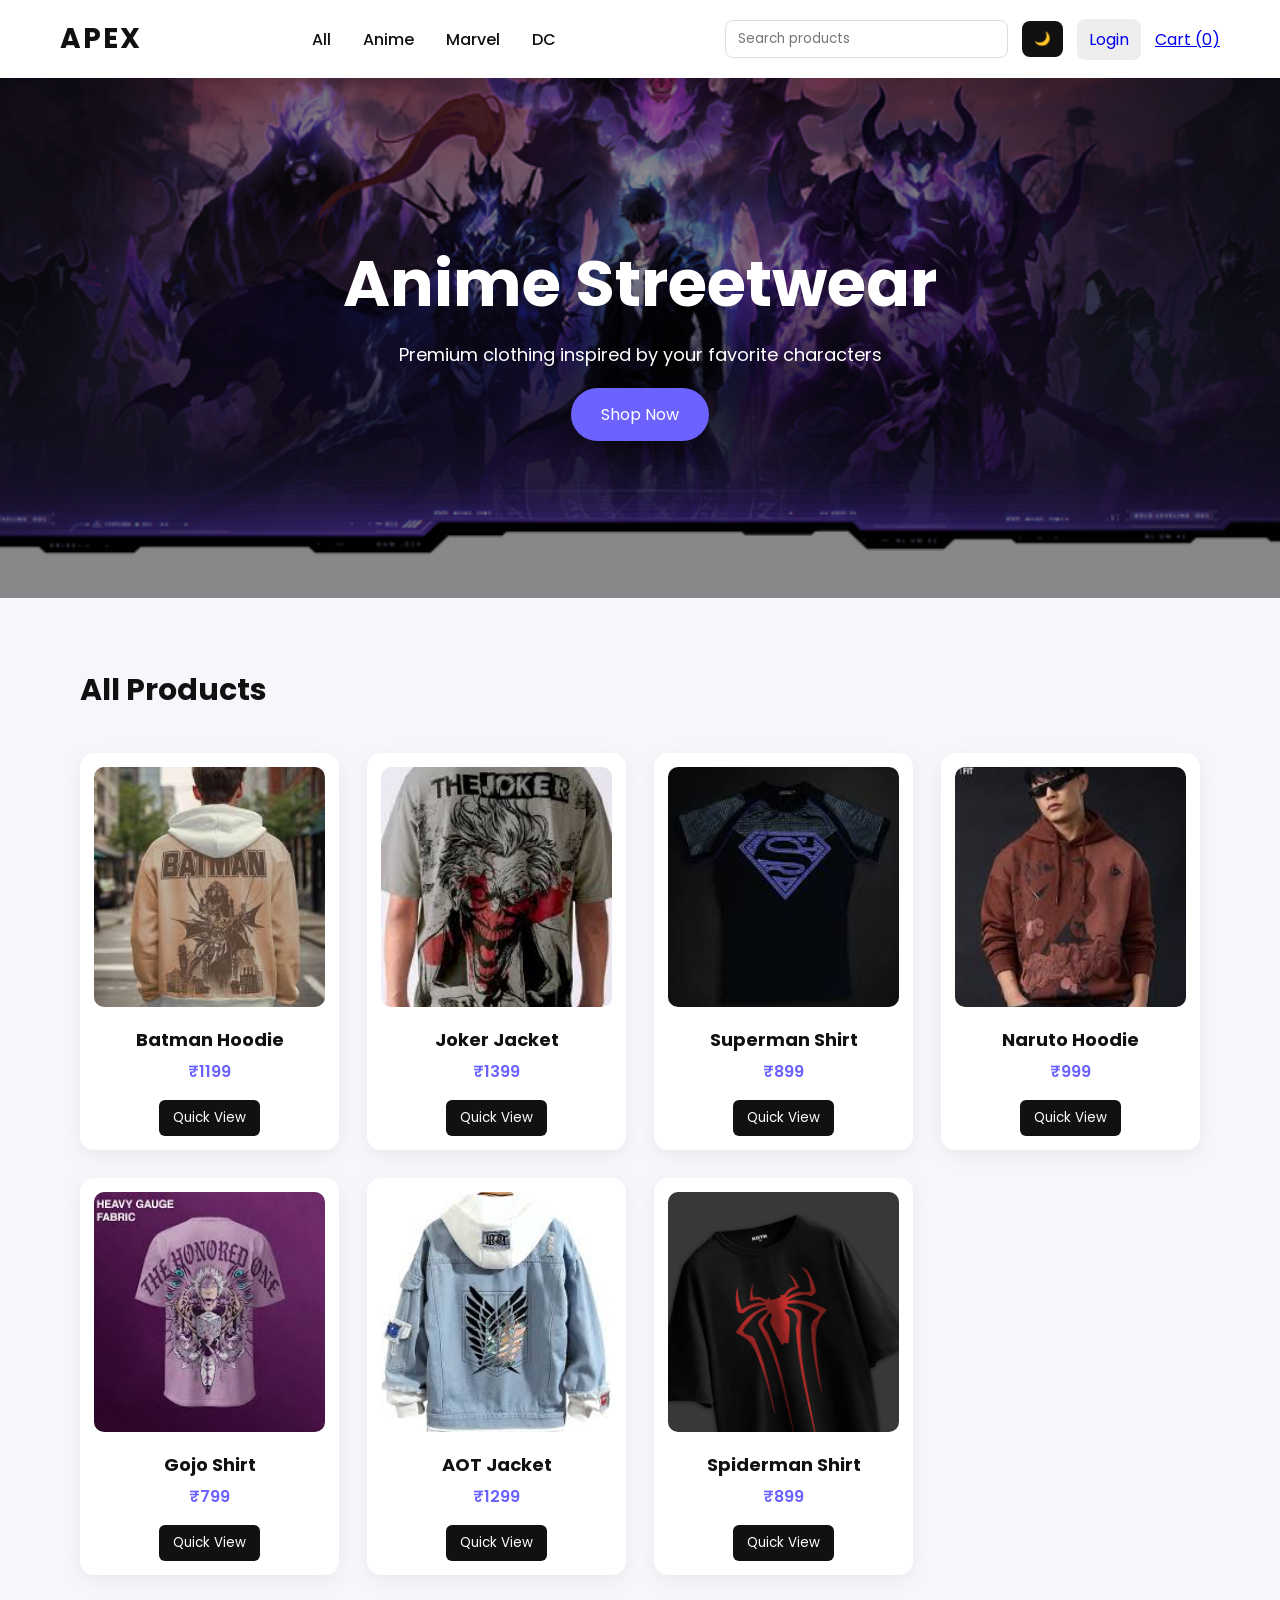
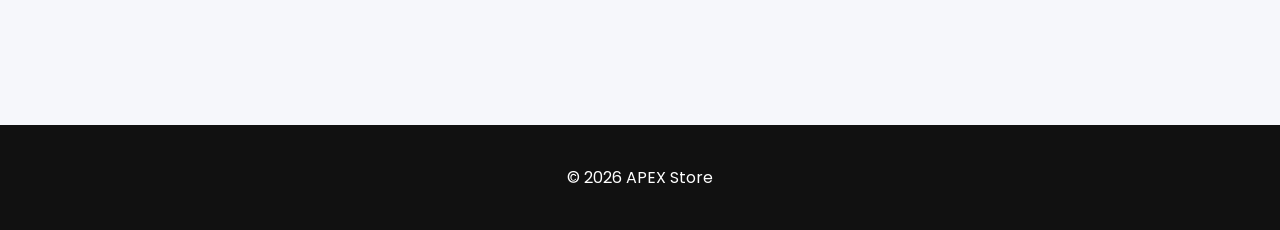
<file: index.html>
<!DOCTYPE html>
<html lang="en">

<head>

<meta charset="UTF-8">
<meta name="viewport" content="width=device-width, initial-scale=1.0">

<title>APEX Store</title>

<link rel="stylesheet" href="css/style.css">

<link href="https://fonts.googleapis.com/css2?family=Poppins:wght@300;400;500;600;700&display=swap" rel="stylesheet">

</head>

<body>

<header class="navbar">

<div class="logo">APEX</div>

<nav class="nav-links">
<a data-category="all">All</a>
<a data-category="anime">Anime</a>
<a data-category="marvel">Marvel</a>
<a data-category="dc">DC</a>
</nav>

<div class="nav-right">

<input type="text" id="searchInput" placeholder="Search products">

<button onclick="toggleDarkMode()" class="dark-btn">🌙</button>

<a href="login.html" class="login-btn">Login</a>

<a href="cart.html">
Cart (<span id="cart-count">0</span>)
</a>

</div>

</header>


<section class="hero">

<div class="hero-content">
<h1>Anime Streetwear</h1>
<p>Premium clothing inspired by your favorite characters</p>
<button onclick="window.location='#products'">Shop Now</button>
</div>

</section>


<section id="products" class="products">

<h2>All Products</h2>

<div id="product-grid" class="product-grid"></div>

</section>


<div id="quick-view" class="quick-view">

<div class="quick-view-content">

<span id="close-quick-view">×</span>

<img id="quick-img">

<h2 id="quick-name"></h2>

<p id="quick-price"></p>

<button id="quick-add-cart">Add To Cart</button>
<button id="quick-view-btn">View Product</button>

</div>

</div>


<footer class="footer">

<p>© 2026 APEX Store</p>

</footer>

<script src="js/products.js"></script>

</body>

</html>
</file>
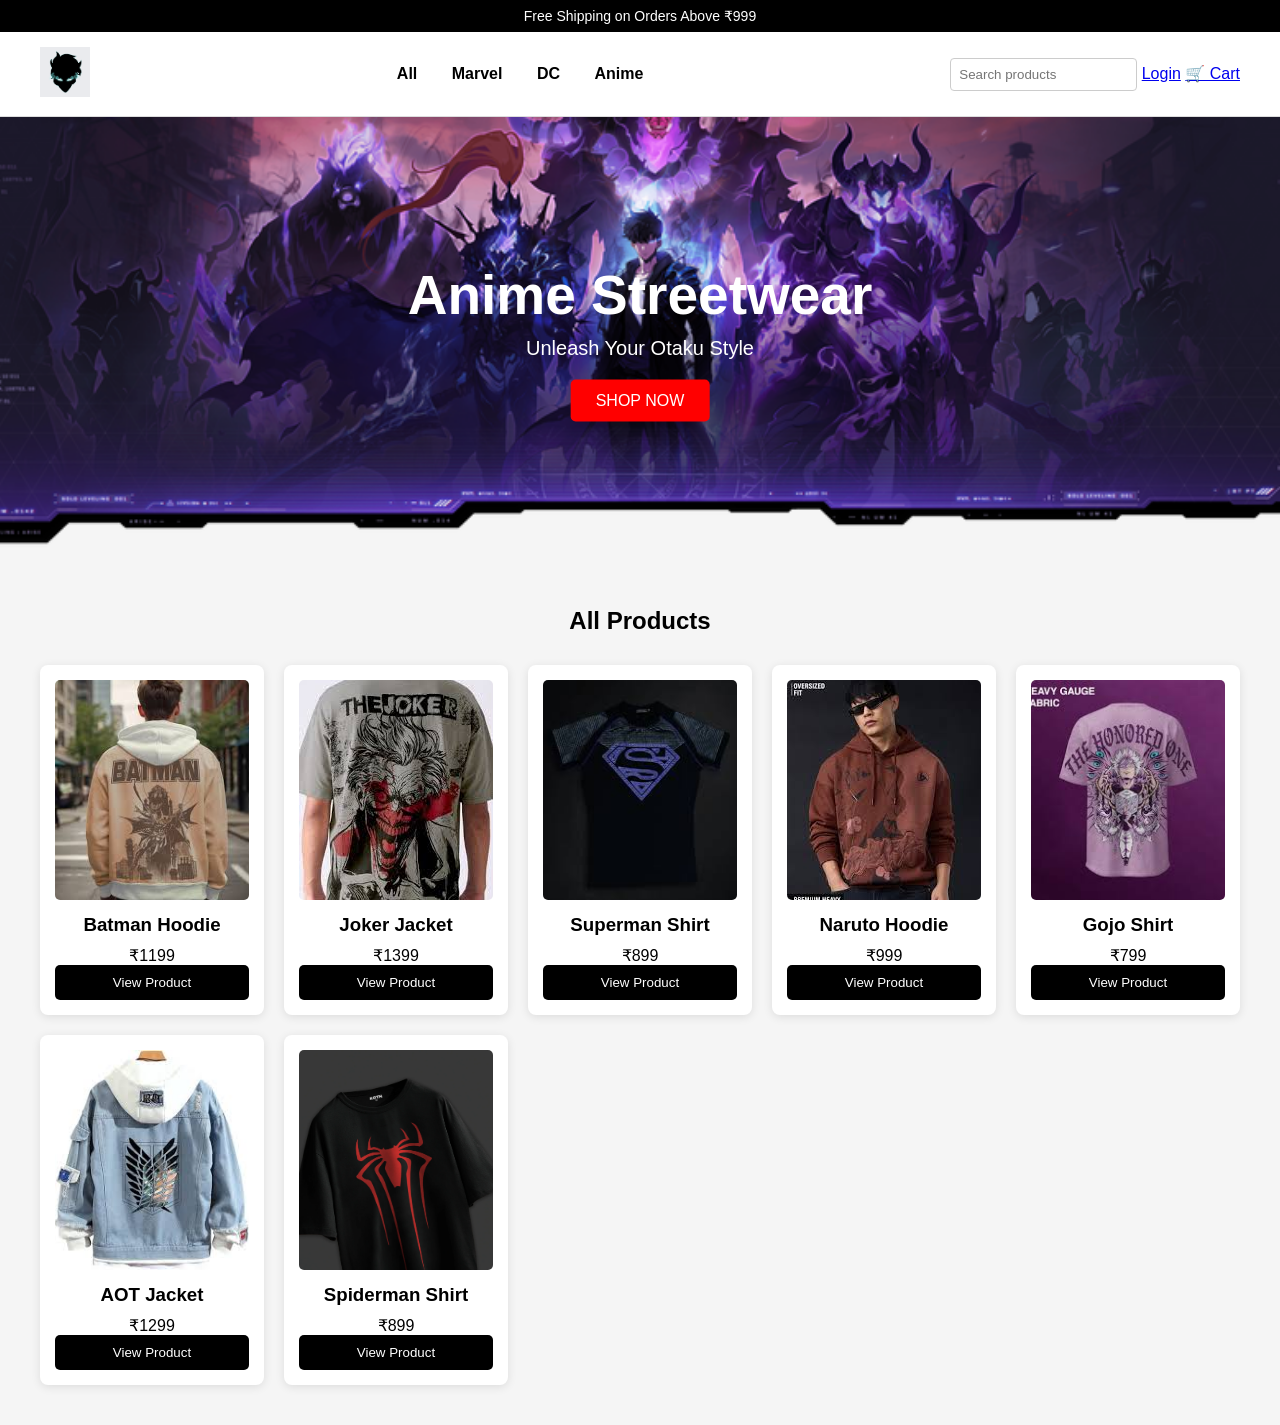
<file: clothing-site/index.html>
<!DOCTYPE html>
<html>

<head>

<title>APEX Store</title>

<meta name="viewport" content="width=device-width, initial-scale=1">

<link rel="stylesheet" href="css/style.css">

<link rel="icon" href="images/favicon.png">

</head>

<body>

<div class="top-bar">
Free Shipping on Orders Above ₹999
</div>

<nav class="navbar">

<div class="logo">
<img src="images/logo.png">
</div>

<div class="nav-links">
<a data-category="all">All</a>
<a data-category="marvel">Marvel</a>
<a data-category="dc">DC</a>
<a data-category="anime">Anime</a>
</div>

<div class="nav-right">

<input type="text" id="searchInput" placeholder="Search products">

<a href="login.html">Login</a>

<a href="cart.html">🛒 Cart</a>

</div>

</nav>


<section class="banner">

<img src="images/anime-banner.jpg">

<div class="banner-text">

<h1>Anime Streetwear</h1>

<p>Unleash Your Otaku Style</p>

<button>SHOP NOW</button>

</div>

</section>


<section class="products">

<h2>All Products</h2>

<div id="product-grid" class="product-grid"></div>

</section>


<script src="js/products.js"></script>

</body>

</html>
</file>
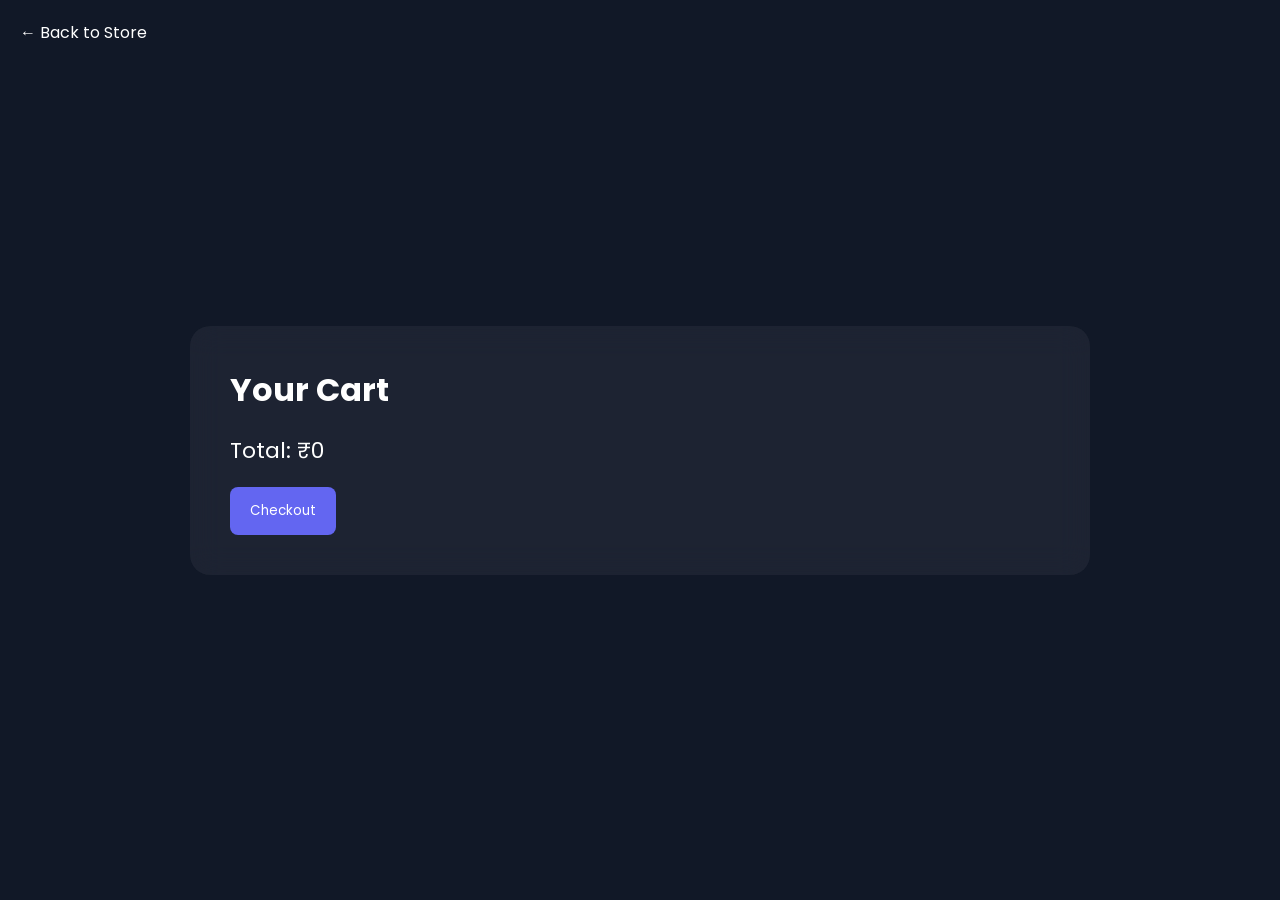
<file: cart.html>
<!DOCTYPE html>
<html lang="en">
<head>

<meta charset="UTF-8">
<meta name="viewport" content="width=device-width, initial-scale=1.0">

<title>Cart | APEX Store</title>

<link href="https://fonts.googleapis.com/css2?family=Poppins:wght@300;400;500;600;700&display=swap" rel="stylesheet">

<style>

*{
margin:0;
padding:0;
box-sizing:border-box;
font-family:Poppins,sans-serif;
}

body{
background:#111827;
min-height:100vh;
display:flex;
align-items:center;
justify-content:center;
color:white;
}

.cart-container{
width:900px;
background:rgba(255,255,255,0.05);
backdrop-filter:blur(15px);
padding:40px;
border-radius:20px;
}

.cart-item{
display:flex;
align-items:center;
justify-content:space-between;
margin-bottom:20px;
padding:15px;
background:rgba(255,255,255,0.08);
border-radius:10px;
}

.cart-item img{
width:70px;
border-radius:8px;
}

.item-info{
flex:1;
margin-left:15px;
}

button{
border:none;
padding:10px 16px;
border-radius:8px;
cursor:pointer;
}

.remove-btn{
background:#ef4444;
color:white;
}

.checkout{
margin-top:20px;
background:#6366f1;
color:white;
padding:14px 20px;
}

.total{
margin-top:20px;
font-size:22px;
}

.back{
position:absolute;
top:20px;
left:20px;
color:white;
text-decoration:none;
}

</style>

</head>

<body>

<a href="index.html" class="back">← Back to Store</a>

<div class="cart-container">

<h1>Your Cart</h1>

<div id="cart-items"></div>

<div class="total">
Total: ₹<span id="total">0</span>
</div>

<button class="checkout" onclick="goCheckout()">Checkout</button>

</div>

<script>

let cart = JSON.parse(localStorage.getItem("cart")) || [];

const container = document.getElementById("cart-items");
const totalEl = document.getElementById("total");

function renderCart(){

container.innerHTML="";
let total = 0;

cart.forEach((item,index)=>{

total += item.price;

const div = document.createElement("div");
div.className="cart-item";

div.innerHTML = `
<img src="${item.image}">
<div class="item-info">
<h3>${item.name}</h3>
<p>₹${item.price}</p>
</div>
<button class="remove-btn" onclick="removeItem(${index})">Remove</button>
`;

container.appendChild(div);

});

totalEl.textContent = total;

}

function removeItem(index){

cart.splice(index,1);
localStorage.setItem("cart",JSON.stringify(cart));
renderCart();

}

function goCheckout(){

window.location.href = "checkout.html";

}

renderCart();

</script>

</body>
</html>
</file>
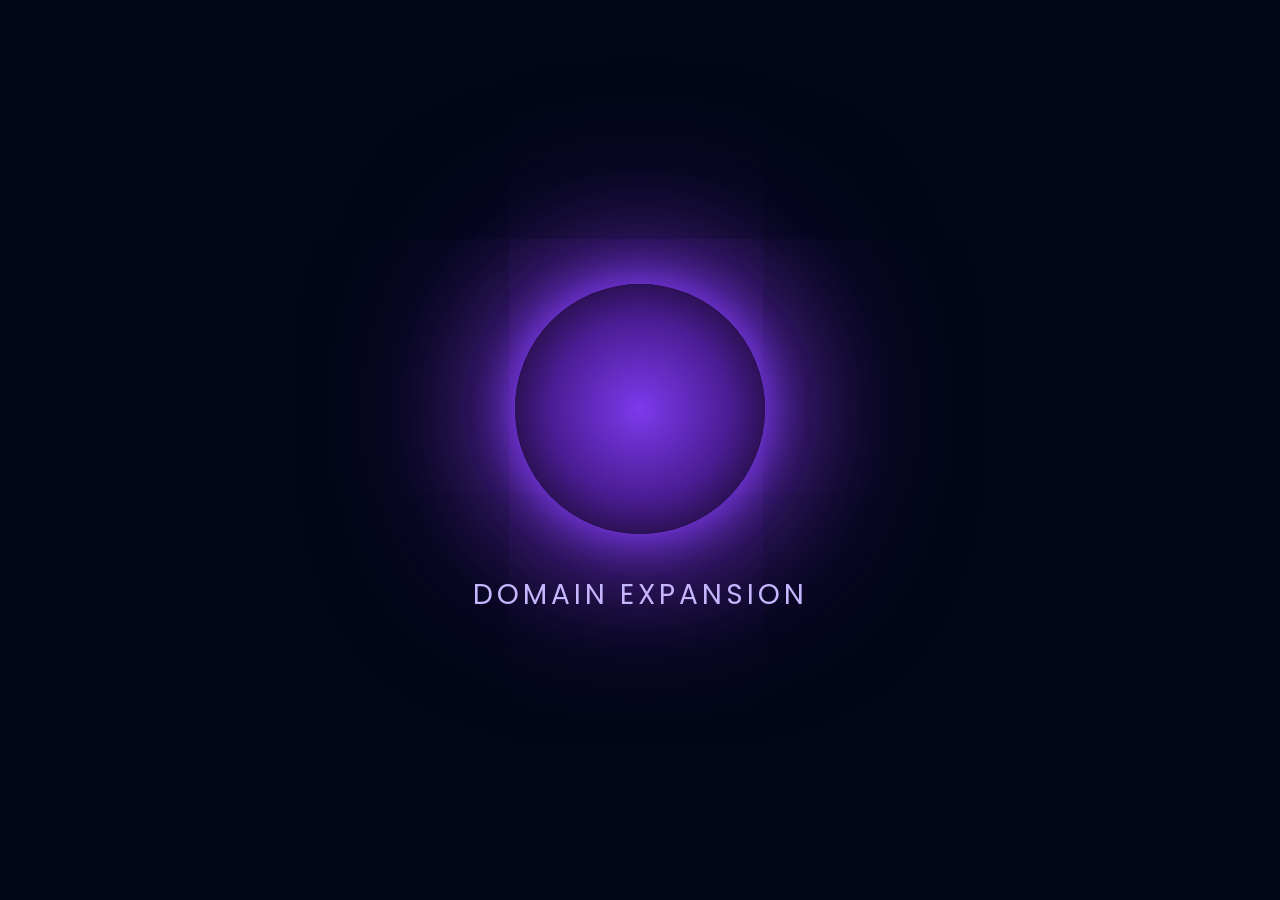
<file: checkout.html>
<!DOCTYPE html>
<html lang="en">
<head>

<meta charset="UTF-8">
<meta name="viewport" content="width=device-width, initial-scale=1.0">

<title>Checkout | APEX Store</title>

<link href="https://fonts.googleapis.com/css2?family=Poppins:wght@300;400;600&display=swap" rel="stylesheet">

<style>

*{
margin:0;
padding:0;
box-sizing:border-box;
font-family:Poppins,sans-serif;
}

body{
background:#030712;
color:white;
overflow:hidden;
}

/* DOMAIN EXPANSION SCREEN */

#domain{
position:fixed;
width:100%;
height:100%;
background:#020617;
display:flex;
flex-direction:column;
align-items:center;
justify-content:center;
z-index:999;
}

/* ENERGY CIRCLE */

.portal{
width:250px;
height:250px;
border-radius:50%;
background:radial-gradient(circle,#7c3aed,#4c1d95,#000);
box-shadow:
0 0 40px #7c3aed,
0 0 120px #7c3aed,
0 0 200px #9333ea;

animation:spin 6s linear infinite;
}

@keyframes spin{
from{transform:rotate(0deg);}
to{transform:rotate(360deg);}
}

/* DOMAIN TEXT */

.domain-text{
margin-top:40px;
font-size:28px;
letter-spacing:4px;
color:#c4b5fd;
animation:pulse 2s infinite;
}

@keyframes pulse{
0%{opacity:0.5;}
50%{opacity:1;}
100%{opacity:0.5;}
}

/* CHECKOUT CONTAINER */

#checkout{
display:none;
height:100vh;
align-items:center;
justify-content:center;
}

/* ENERGY BACKGROUND */

.energy{
position:absolute;
width:350px;
height:350px;
border-radius:50%;
filter:blur(120px);
opacity:0.8;
}

.energy1{
background:#7c3aed;
top:10%;
left:10%;
}

.energy2{
background:#22d3ee;
bottom:10%;
right:10%;
}

/* GLASS CARD */

.checkout-container{
position:relative;
z-index:10;
width:950px;
display:grid;
grid-template-columns:1fr 1fr;
gap:30px;
}

.card{
background:rgba(255,255,255,0.08);
backdrop-filter:blur(18px);
border-radius:20px;
padding:35px;
border:1px solid rgba(255,255,255,0.15);
box-shadow:0 20px 40px rgba(0,0,0,0.5);
}

h2{
margin-bottom:20px;
}

input{
width:100%;
padding:12px;
margin-bottom:12px;
border-radius:8px;
border:none;
}

.cart-item{
display:flex;
justify-content:space-between;
align-items:center;
margin-bottom:10px;
padding:10px;
background:rgba(255,255,255,0.08);
border-radius:8px;
}

.item-left{
display:flex;
align-items:center;
gap:10px;
}

.cart-item img{
width:45px;
border-radius:6px;
}

.total{
margin-top:15px;
font-size:20px;
font-weight:600;
}

.pay-btn{
margin-top:20px;
width:100%;
padding:14px;
border:none;
border-radius:10px;
background:linear-gradient(45deg,#7c3aed,#22d3ee);
font-weight:600;
cursor:pointer;
color:white;
}

.pay-btn:hover{
transform:translateY(-3px);
}

/* BACK BUTTON */

.back{
position:absolute;
top:20px;
left:20px;
color:white;
text-decoration:none;
}

@media(max-width:800px){

.checkout-container{
grid-template-columns:1fr;
width:90%;
}

}

</style>

</head>

<body>

<!-- DOMAIN EXPANSION ANIMATION -->

<div id="domain">

<div class="portal"></div>

<div class="domain-text">
DOMAIN EXPANSION
</div>

</div>

<!-- CHECKOUT PAGE -->

<div id="checkout">

<div class="energy energy1"></div>
<div class="energy energy2"></div>

<a href="cart.html" class="back">← Back to Cart</a>

<div class="checkout-container">

<div class="card">

<h2>Shipping Details</h2>

<input placeholder="Full Name">
<input placeholder="Email">
<input placeholder="Phone Number">
<input placeholder="Address">
<input placeholder="City">
<input placeholder="Postal Code">

</div>

<div class="card">

<h2>Order Summary</h2>

<div id="cart-items"></div>

<div class="total">
Total: ₹<span id="total">0</span>
</div>

<button class="pay-btn" onclick="placeOrder()">Place Order</button>

</div>

</div>

</div>

<script>

/* DOMAIN EXPANSION TRANSITION */

setTimeout(()=>{

document.getElementById("domain").style.display="none";
document.getElementById("checkout").style.display="flex";

},3500);

/* CART SYSTEM */

let cart = JSON.parse(localStorage.getItem("cart")) || [];

const container = document.getElementById("cart-items");
const totalEl = document.getElementById("total");

function renderCart(){

let total=0;

cart.forEach(item=>{

total += item.price;

const div=document.createElement("div");

div.className="cart-item";

div.innerHTML=`
<div class="item-left">
<img src="${item.image}">
<span>${item.name}</span>
</div>
<span>₹${item.price}</span>
`;

container.appendChild(div);

});

totalEl.textContent = total;

}

function placeOrder(){

alert("⚡ Order placed successfully!");

localStorage.removeItem("cart");

window.location="index.html";

}

renderCart();

</script>

</body>
</html>
</file>
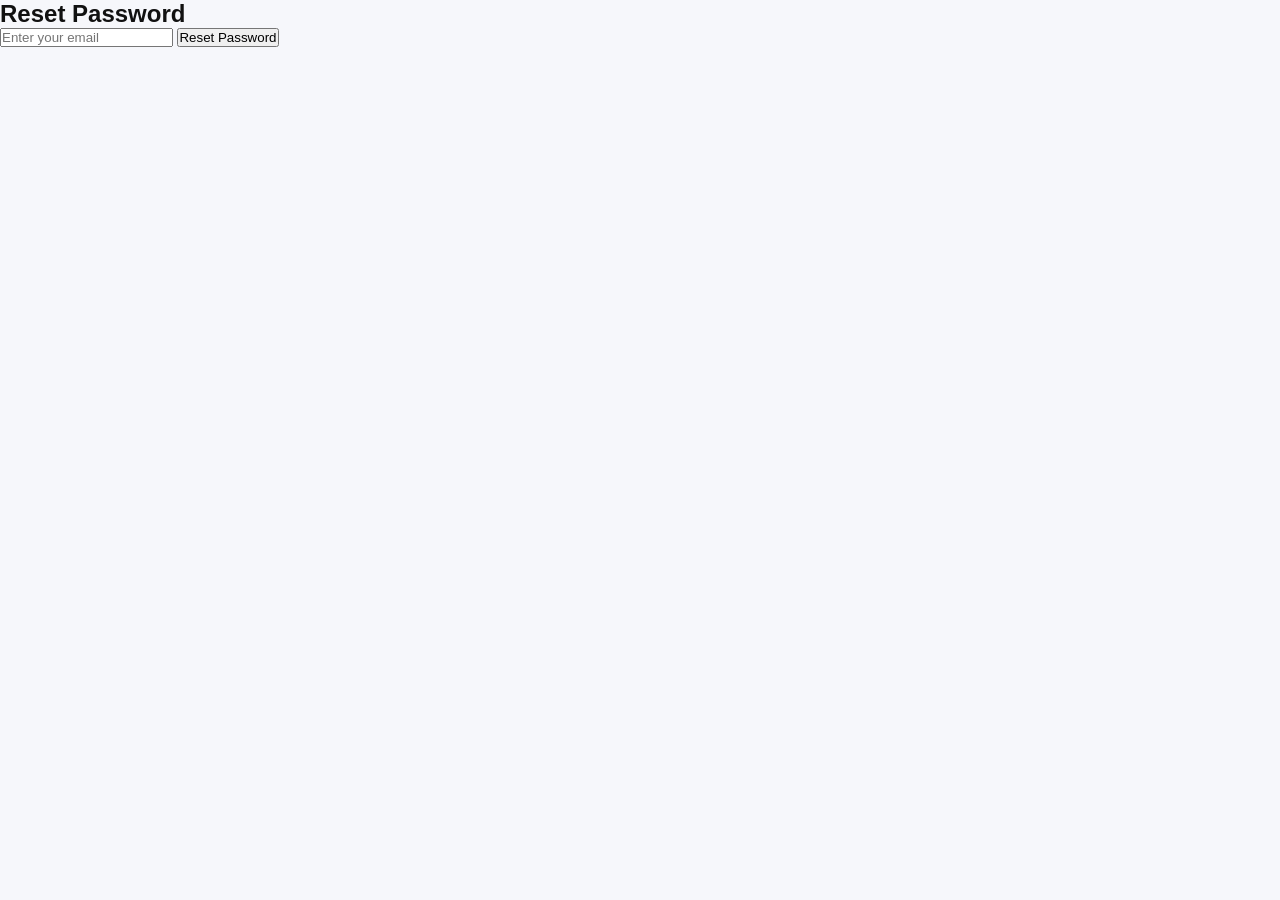
<file: forgot.html>
<!DOCTYPE html>
<html>

<head>

<title>Reset Password</title>

<link rel="stylesheet" href="css/style.css">

</head>

<body>

<div class="auth-container">

<h2>Reset Password</h2>

<input type="email" id="resetEmail" placeholder="Enter your email">

<button onclick="reset()">Reset Password</button>

</div>

<script>

function reset(){

alert("Password reset link sent (simulation)");

}

</script>

</body>

</html>
</file>
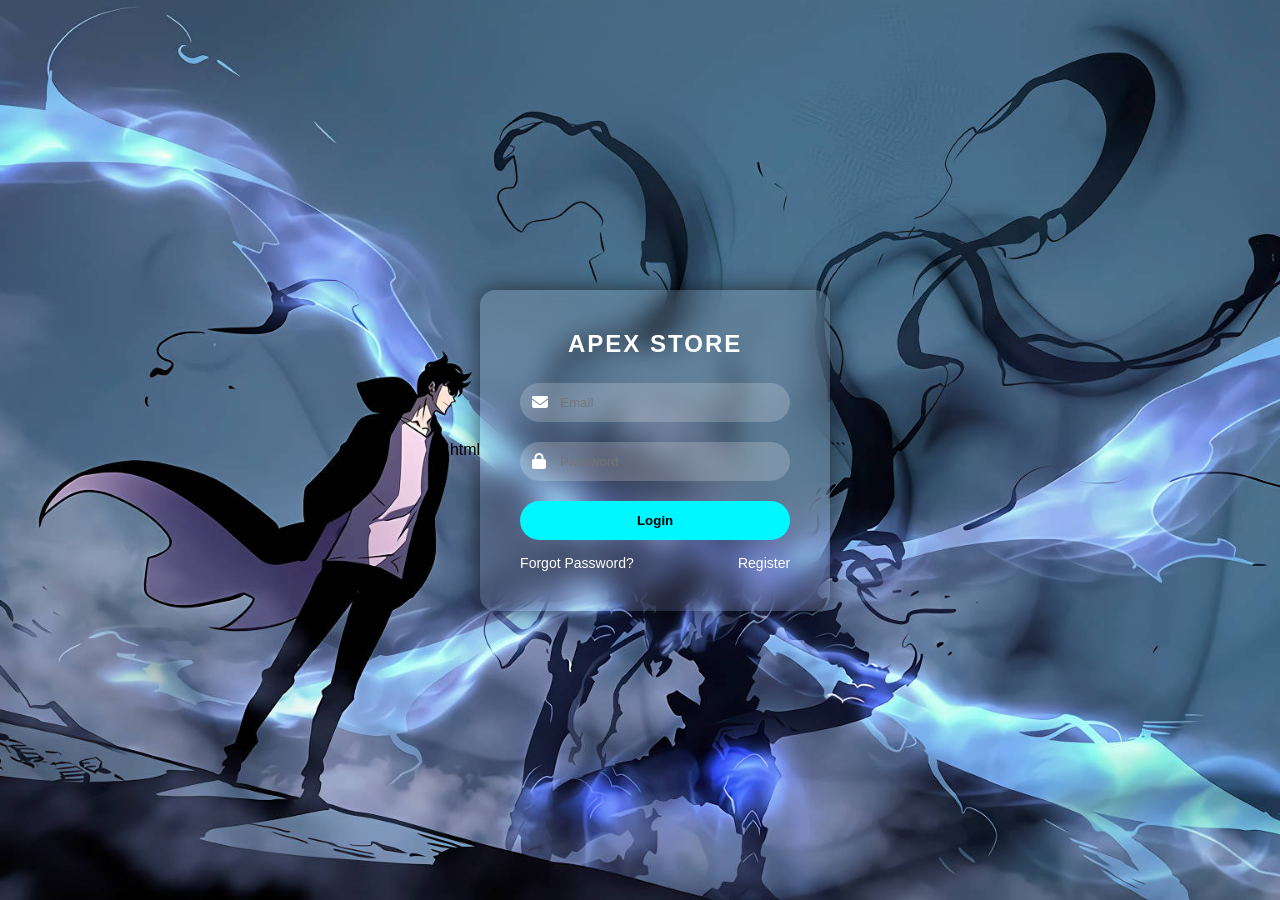
<file: login.html>
```html
<!DOCTYPE html>
<html lang="en">
<head>
<meta charset="UTF-8">
<meta name="viewport" content="width=device-width, initial-scale=1.0">
<title>APEX Store Login</title>

<link rel="stylesheet" href="https://cdnjs.cloudflare.com/ajax/libs/font-awesome/6.5.0/css/all.min.css">

<style>

*{
margin:0;
padding:0;
box-sizing:border-box;
font-family:Arial, Helvetica, sans-serif;
}

body{
height:100vh;
display:flex;
justify-content:center;
align-items:center;

background-image:url("anime.jpg");
background-size:cover;
background-position:center;
background-repeat:no-repeat;
}

/* login card */

.login-box{
width:350px;
padding:40px;
border-radius:15px;
background:rgba(255,255,255,0.1);
backdrop-filter:blur(12px);
box-shadow:0 0 25px rgba(0,0,0,0.6);
text-align:center;
color:white;
}

/* title */

.login-box h2{
margin-bottom:25px;
letter-spacing:2px;
}

/* inputs */

.input-box{
position:relative;
margin-bottom:20px;
}

.input-box input{
width:100%;
padding:12px 40px;
border:none;
border-radius:25px;
background:rgba(255,255,255,0.2);
color:white;
outline:none;
}

.input-box i{
position:absolute;
left:12px;
top:50%;
transform:translateY(-50%);
}

/* button */

.login-btn{
width:100%;
padding:12px;
border:none;
border-radius:25px;
background:#00f7ff;
font-weight:bold;
cursor:pointer;
transition:0.3s;
}

.login-btn:hover{
box-shadow:0 0 20px #00f7ff;
}

/* links */

.links{
margin-top:15px;
display:flex;
justify-content:space-between;
}

.links a{
color:white;
text-decoration:none;
font-size:14px;
}

</style>
</head>

<body>

<div class="login-box">

<h2>APEX STORE</h2>

<form>

<div class="input-box">
<i class="fa fa-envelope"></i>
<input type="email" placeholder="Email" required>
</div>

<div class="input-box">
<i class="fa fa-lock"></i>
<input type="password" placeholder="Password" required>
</div>

<button class="login-btn">Login</button>

<div class="links">
<a href="#">Forgot Password?</a>
<a href="#">Register</a>
</div>

</form>

</div>

</body>
</html>
```
</file>
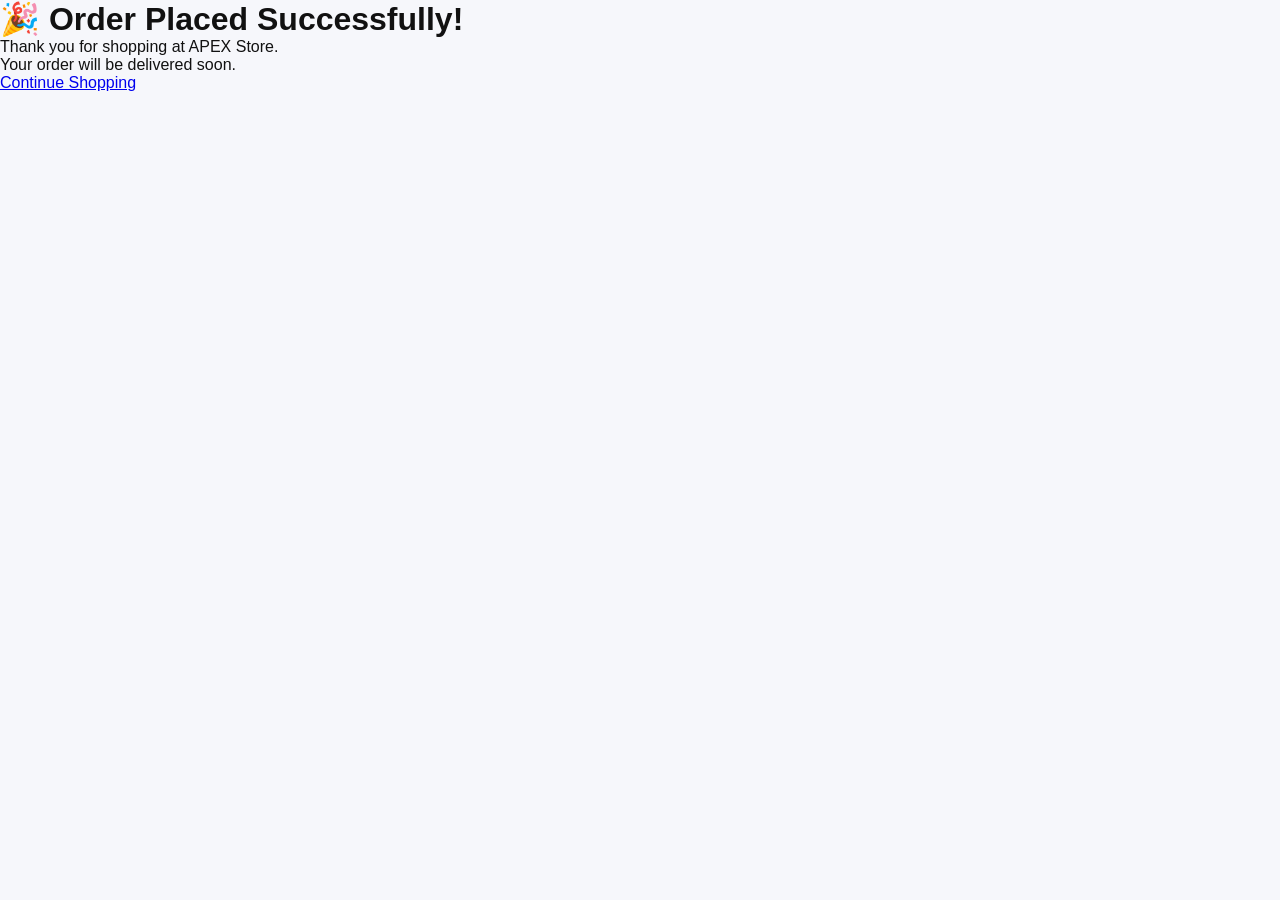
<file: order-success.html>
<!DOCTYPE html>
<html lang="en">

<head>

<meta charset="UTF-8">
<title>Order Successful</title>

<meta name="viewport" content="width=device-width, initial-scale=1">

<link rel="stylesheet" href="css/style.css">

</head>

<body>

<div class="success-container">

<h1>🎉 Order Placed Successfully!</h1>

<p>Thank you for shopping at APEX Store.</p>

<p>Your order will be delivered soon.</p>

<a href="index.html" class="continue-btn">
Continue Shopping
</a>

</div>

</body>

</html>
</file>
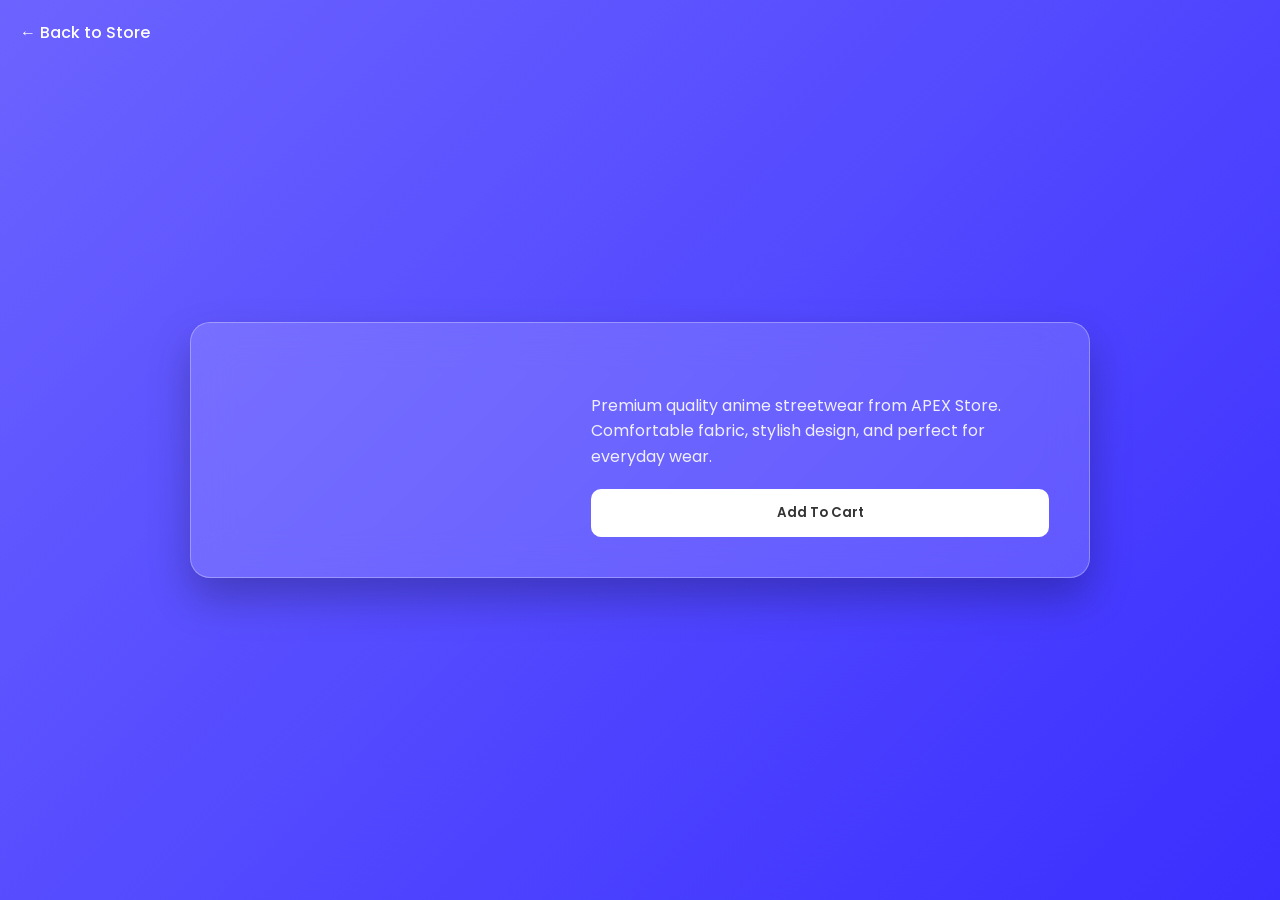
<file: product.html>
<!DOCTYPE html>
<html lang="en">
<head>

<meta charset="UTF-8">
<meta name="viewport" content="width=device-width, initial-scale=1.0">

<title>Product | APEX Store</title>

<link href="https://fonts.googleapis.com/css2?family=Poppins:wght@300;400;500;600;700&display=swap" rel="stylesheet">

<style>

*{
margin:0;
padding:0;
box-sizing:border-box;
font-family:Poppins,sans-serif;
}

body{
height:100vh;
display:flex;
align-items:center;
justify-content:center;
background:linear-gradient(135deg,#6c63ff,#3a2fff);
}

/* BACK BUTTON */

.back{
position:absolute;
top:20px;
left:20px;
color:white;
text-decoration:none;
font-weight:500;
}

/* GLASS CARD */

.product-container{
width:900px;
display:flex;
gap:40px;
padding:40px;
border-radius:20px;

background:rgba(255,255,255,0.15);
backdrop-filter:blur(20px);

border:1px solid rgba(255,255,255,0.3);

box-shadow:0 20px 40px rgba(0,0,0,0.25);
color:white;
}

/* PRODUCT IMAGE */

.product-image img{
width:320px;
border-radius:16px;
}

/* PRODUCT DETAILS */

.product-details{
flex:1;
display:flex;
flex-direction:column;
justify-content:center;
}

.product-details h1{
font-size:36px;
margin-bottom:10px;
}

.price{
font-size:28px;
font-weight:600;
margin:10px 0;
}

.description{
opacity:0.9;
line-height:1.6;
margin-bottom:20px;
}

/* BUTTON */

.add-cart{
padding:14px 28px;
border:none;
border-radius:10px;
background:white;
color:#333;
font-weight:600;
cursor:pointer;
transition:0.3s;
}

.add-cart:hover{
transform:translateY(-3px);
box-shadow:0 10px 20px rgba(0,0,0,0.3);
}

/* RESPONSIVE */

@media(max-width:768px){

.product-container{
flex-direction:column;
width:90%;
text-align:center;
}

.product-image img{
width:100%;
}

}

</style>

</head>

<body>

<a href="index.html" class="back">← Back to Store</a>

<div class="product-container">

<div class="product-image">
<img id="product-img">
</div>

<div class="product-details">

<h1 id="product-name"></h1>

<div class="price" id="product-price"></div>

<p class="description">
Premium quality anime streetwear from APEX Store.
Comfortable fabric, stylish design, and perfect for everyday wear.
</p>

<button class="add-cart" onclick="addToCart()">Add To Cart</button>

</div>

</div>

<script>

const product=JSON.parse(localStorage.getItem("product"));

document.getElementById("product-img").src=product.image;
document.getElementById("product-name").textContent=product.name;
document.getElementById("product-price").textContent="₹"+product.price;

function addToCart(){

let cart=JSON.parse(localStorage.getItem("cart"))||[];

cart.push(product);

localStorage.setItem("cart",JSON.stringify(cart));

alert("Added to cart");

}

</script>

</body>
</html>
</file>
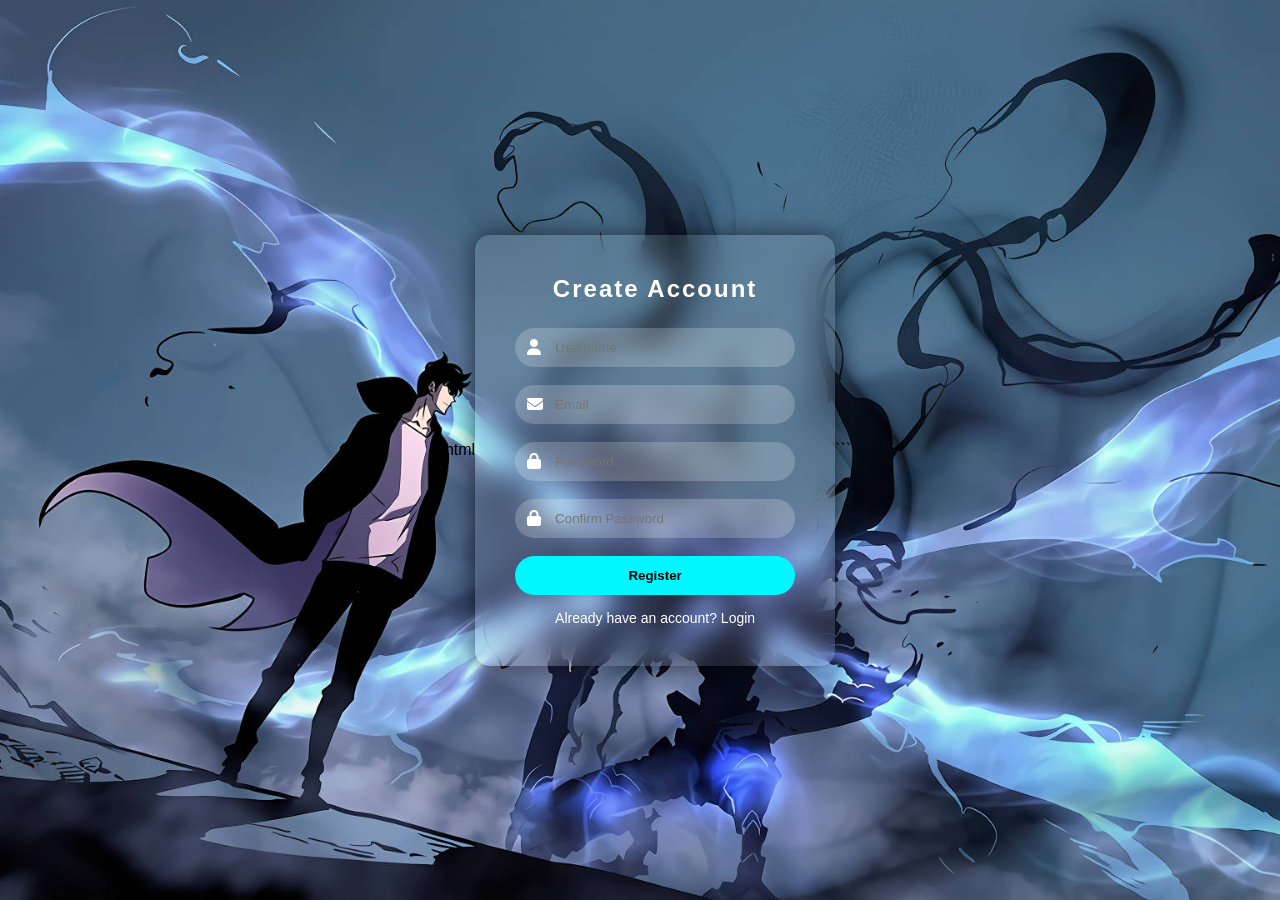
<file: register.html>
```html
<!DOCTYPE html>
<html lang="en">
<head>
<meta charset="UTF-8">
<meta name="viewport" content="width=device-width, initial-scale=1.0">
<title>APEX Store Register</title>

<link rel="stylesheet" href="https://cdnjs.cloudflare.com/ajax/libs/font-awesome/6.5.0/css/all.min.css">

<style>

*{
margin:0;
padding:0;
box-sizing:border-box;
font-family:Arial, Helvetica, sans-serif;
}

body{
height:100vh;
display:flex;
justify-content:center;
align-items:center;
background:url("anime.jpg");
background-size:cover;
background-position:center;
}

.register-box{
width:360px;
padding:40px;
border-radius:15px;
background:rgba(255,255,255,0.1);
backdrop-filter:blur(12px);
box-shadow:0 0 25px rgba(0,0,0,0.6);
text-align:center;
color:white;
}

.register-box h2{
margin-bottom:25px;
letter-spacing:2px;
}

.input-box{
position:relative;
margin-bottom:18px;
}

.input-box input{
width:100%;
padding:12px 40px;
border:none;
border-radius:25px;
background:rgba(255,255,255,0.2);
color:white;
outline:none;
}

.input-box i{
position:absolute;
left:12px;
top:50%;
transform:translateY(-50%);
}

.register-btn{
width:100%;
padding:12px;
border:none;
border-radius:25px;
background:#00f7ff;
font-weight:bold;
cursor:pointer;
transition:0.3s;
}

.register-btn:hover{
box-shadow:0 0 20px #00f7ff;
}

.login-link{
margin-top:15px;
font-size:14px;
}

.login-link a{
color:white;
text-decoration:none;
}

</style>
</head>

<body>

<div class="register-box">

<h2>Create Account</h2>

<form>

<div class="input-box">
<i class="fa fa-user"></i>
<input type="text" placeholder="Username" required>
</div>

<div class="input-box">
<i class="fa fa-envelope"></i>
<input type="email" placeholder="Email" required>
</div>

<div class="input-box">
<i class="fa fa-lock"></i>
<input type="password" placeholder="Password" required>
</div>

<div class="input-box">
<i class="fa fa-lock"></i>
<input type="password" placeholder="Confirm Password" required>
</div>

<button class="register-btn">Register</button>

<div class="login-link">
Already have an account? <a href="login.html">Login</a>
</div>

</form>

</div>

</body>
</html>
```
</file>
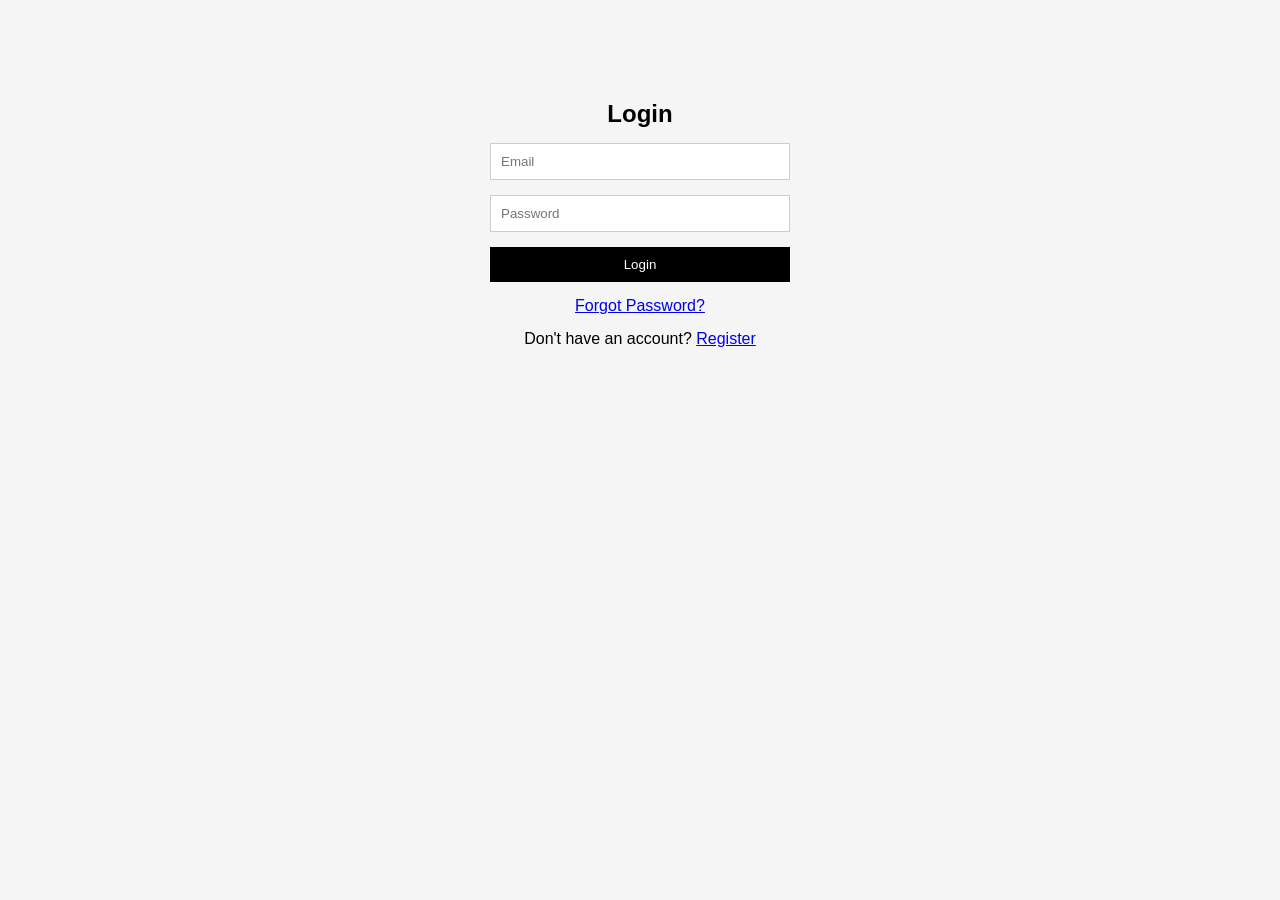
<file: clothing-site/login.html>
<!DOCTYPE html>
<html>

<head>

<title>Login</title>

<link rel="stylesheet" href="css/style.css">

</head>

<body>

<div class="auth-container">

<h2>Login</h2>

<input type="email" id="loginEmail" placeholder="Email">

<input type="password" id="loginPassword" placeholder="Password">

<button onclick="login()">Login</button>

<p><a href="forgot.html">Forgot Password?</a></p>

<p>Don't have an account? <a href="register.html">Register</a></p>

</div>

<script>

function login(){

const email=document.getElementById("loginEmail").value;

const password=document.getElementById("loginPassword").value;

const user=JSON.parse(localStorage.getItem("user"));

if(user && user.email===email && user.password===password){

alert("Login successful");

window.location="index.html";

}else{

alert("Invalid login");

}

}

</script>

</body>

</html>
</file>
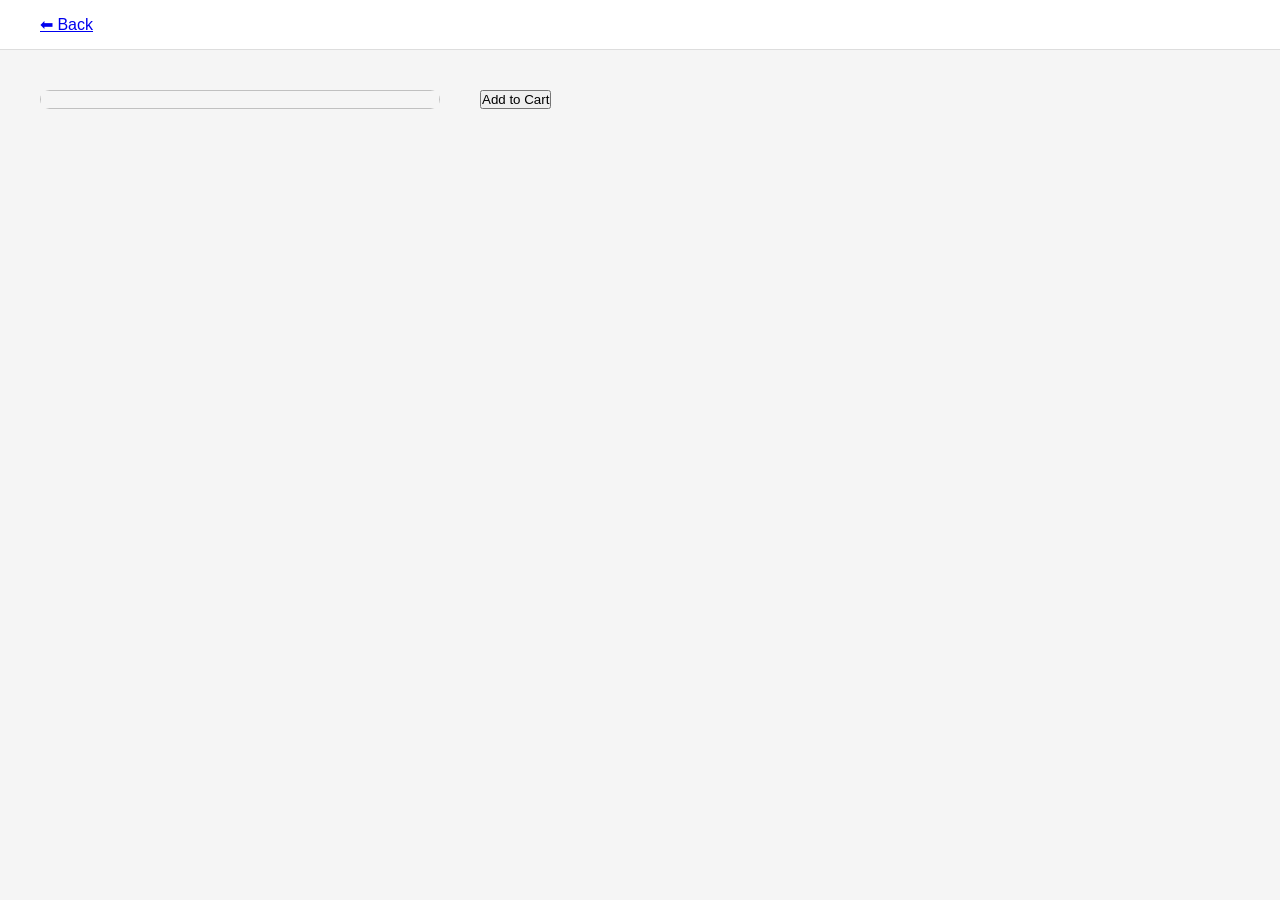
<file: clothing-site/product.html>
<!DOCTYPE html>
<html>

<head>

<title>Product</title>

<link rel="stylesheet" href="css/style.css">

</head>

<body>

<nav class="navbar">

<a href="index.html">⬅ Back</a>

</nav>

<div class="product-page">

<img id="product-image">

<div>

<h1 id="product-name"></h1>

<h2 id="product-price"></h2>

<button id="addCartBtn">Add to Cart</button>

</div>

</div>

<script>

const product = JSON.parse(localStorage.getItem("selectedProduct"));

document.getElementById("product-image").src = product.image;

document.getElementById("product-name").innerText = product.name;

document.getElementById("product-price").innerText = "₹" + product.price;


let cart = JSON.parse(localStorage.getItem("cart")) || [];

document.getElementById("addCartBtn").onclick = function(){

cart.push(product);

localStorage.setItem("cart", JSON.stringify(cart));

alert("Added to cart");

}

</script>

</body>

</html>
</file>
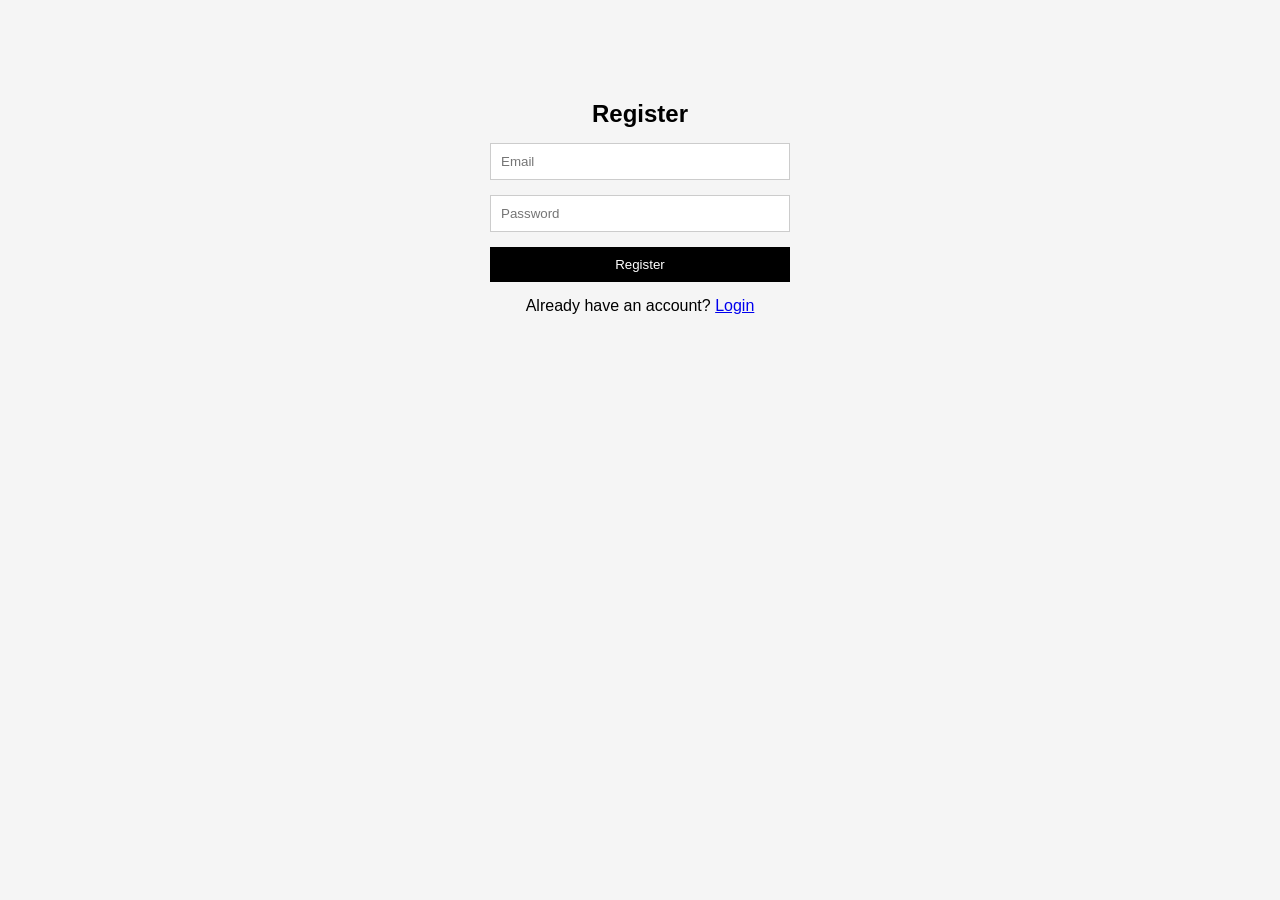
<file: clothing-site/register.html>
<!DOCTYPE html>
<html>

<head>

<title>Register</title>

<link rel="stylesheet" href="css/style.css">

</head>

<body>

<div class="auth-container">

<h2>Register</h2>

<input type="email" id="regEmail" placeholder="Email">

<input type="password" id="regPassword" placeholder="Password">

<button onclick="register()">Register</button>

<p>Already have an account? <a href="login.html">Login</a></p>

</div>

<script>

function register(){

const email=document.getElementById("regEmail").value;

const password=document.getElementById("regPassword").value;

const user={email,password};

localStorage.setItem("user",JSON.stringify(user));

alert("Account created");

window.location="login.html";

}

</script>

</body>

</html>
</file>
<file: css/style.css>
*{
margin:0;
padding:0;
box-sizing:border-box;
font-family:'Poppins',sans-serif;
scroll-behavior:smooth;
}

body{
background:#f6f7fb;
color:#111;
}

/* NAVBAR */

.navbar{
display:flex;
justify-content:space-between;
align-items:center;
padding:18px 60px;
background:white;
position:sticky;
top:0;
z-index:100;
box-shadow:0 4px 20px rgba(0,0,0,0.05);
}

.logo{
font-size:28px;
font-weight:700;
letter-spacing:2px;
}

.nav-links a{
margin:0 14px;
font-weight:500;
cursor:pointer;
transition:0.3s;
}

.nav-links a:hover{
color:#6c63ff;
}

.nav-right{
display:flex;
gap:14px;
align-items:center;
}

.nav-right input{
padding:8px 12px;
border-radius:8px;
border:1px solid #ddd;
outline:none;
}

.nav-right input:focus{
border-color:#6c63ff;
}

/* BUTTONS */

.dark-btn{
background:#111;
color:white;
border:none;
padding:8px 12px;
border-radius:8px;
cursor:pointer;
transition:0.3s;
}

.dark-btn:hover{
background:#333;
}

.login-btn{
background:#eee;
padding:8px 12px;
border-radius:8px;
text-decoration:none;
}

/* HERO */

.hero{
height:520px;
background:url("../images/anime-banner.jpg") center/cover no-repeat;
display:flex;
align-items:center;
justify-content:center;
text-align:center;
color:white;
position:relative;
}

.hero::after{
content:"";
position:absolute;
top:0;
left:0;
width:100%;
height:100%;
background:rgba(0,0,0,0.45);
}

.hero-content{
position:relative;
z-index:2;
}

.hero h1{
font-size:64px;
font-weight:700;
margin-bottom:10px;
}

.hero p{
font-size:18px;
margin-bottom:20px;
}

.hero button{
padding:14px 30px;
border:none;
border-radius:30px;
background:#6c63ff;
color:white;
font-size:16px;
cursor:pointer;
transition:0.3s;
}

.hero button:hover{
transform:translateY(-3px);
box-shadow:0 10px 25px rgba(0,0,0,0.2);
}

/* PRODUCTS */

.products{
padding:70px 80px;
}

.products h2{
font-size:30px;
margin-bottom:40px;
}

.product-grid{
display:grid;
grid-template-columns:repeat(auto-fill,minmax(240px,1fr));
gap:28px;
}

/* PRODUCT CARD */

.product-card{
background:white;
border-radius:14px;
padding:14px;
text-align:center;
transition:0.3s;
position:relative;
overflow:hidden;
box-shadow:0 5px 20px rgba(0,0,0,0.06);
}

.product-card:hover{
transform:translateY(-8px);
box-shadow:0 12px 30px rgba(0,0,0,0.12);
}

.product-card img{
width:100%;
height:240px;
object-fit:cover;
border-radius:10px;
}

.product-card h3{
margin-top:12px;
font-size:18px;
}

.product-card p{
color:#6c63ff;
font-weight:600;
margin:6px 0;
}

.product-card button{
margin-top:10px;
padding:8px 14px;
border:none;
background:#111;
color:white;
border-radius:6px;
cursor:pointer;
transition:0.3s;
}

.product-card button:hover{
background:#6c63ff;
}

/* QUICK VIEW */

.quick-view{
position:fixed;
top:0;
left:0;
width:100%;
height:100%;
background:rgba(0,0,0,0.7);
display:none;
align-items:center;
justify-content:center;
z-index:200;
}

.quick-view-content{
background:white;
padding:30px;
border-radius:14px;
width:320px;
text-align:center;
position:relative;
}

.quick-view-content img{
width:100%;
height:260px;
object-fit:cover;
border-radius:10px;
margin-bottom:10px;
}

.quick-view-content button{
margin-top:10px;
padding:10px 14px;
border:none;
background:#6c63ff;
color:white;
border-radius:6px;
cursor:pointer;
}

#close-quick-view{
position:absolute;
top:10px;
right:15px;
font-size:22px;
cursor:pointer;
}

/* FOOTER */

.footer{
background:#111;
color:white;
padding:40px;
text-align:center;
margin-top:80px;
}

/* DARK MODE */

.dark{
background:#0f0f0f;
color:white;
}

.dark .navbar{
background:#1b1b1b;
}

.dark .product-card{
background:#1c1c1c;
}

.dark .quick-view-content{
background:#1c1c1c;
}

.dark .footer{
background:black;
}

/* RESPONSIVE */

@media(max-width:768px){

.navbar{
padding:16px 20px;
}

.hero h1{
font-size:40px;
}

.products{
padding:40px 20px;
}

}
</file>
<file: clothing-site/css/style.css>
*{
margin:0;
padding:0;
box-sizing:border-box;
font-family:Arial;
}

body{
background:#f5f5f5;
}

/* top bar */

.top-bar{
background:black;
color:white;
text-align:center;
padding:8px;
font-size:14px;
}

/* navbar */

.navbar{
display:flex;
align-items:center;
justify-content:space-between;
padding:15px 40px;
background:white;
border-bottom:1px solid #ddd;
}

.logo img{
height:50px;
}

/* nav links */

.nav-links a{
margin:0 15px;
text-decoration:none;
color:black;
font-weight:bold;
}

.nav-links a:hover{
color:red;
}

/* search */

.nav-right input{
padding:8px;
border:1px solid #ccc;
border-radius:4px;
}

/* banner */

.banner{
position:relative;
width:100%;
height:450px;
}

.banner img{
width:100%;
height:100%;
object-fit:cover;
}

/* banner text */

.banner-text{
position:absolute;
top:50%;
left:50%;
transform:translate(-50%,-50%);
color:white;
text-align:center;
}

.banner-text h1{
font-size:55px;
margin-bottom:10px;
}

.banner-text p{
font-size:20px;
margin-bottom:20px;
}

.banner-text button{
background:red;
color:white;
border:none;
padding:12px 25px;
font-size:16px;
cursor:pointer;
border-radius:5px;
}

/* category section */

.categories{
padding:40px;
text-align:center;
}

.category-grid{
display:grid;
grid-template-columns:repeat(auto-fit,minmax(250px,1fr));
gap:20px;
margin-top:30px;
}

.category-card{
background:white;
border-radius:10px;
overflow:hidden;
box-shadow:0 3px 12px rgba(0,0,0,0.1);
transition:0.3s;
}

.category-card:hover{
transform:scale(1.05);
}

.category-card img{
width:100%;
height:250px;
object-fit:cover;
}

.category-card h3{
padding:15px;
}

/* products */

.products{
padding:40px;
text-align:center;
}

.product-grid{
display:grid;
grid-template-columns:repeat(auto-fit,minmax(200px,1fr));
gap:20px;
margin-top:30px;
}

.product-card{
background:white;
padding:15px;
border-radius:8px;
box-shadow:0 2px 10px rgba(0,0,0,0.1);
}

.product-card img{
width:100%;
height:220px;
object-fit:cover;
border-radius:5px;
}

.product-card h3{
margin:10px 0;
}

.product-card button{
background:black;
color:white;
border:none;
padding:10px;
width:100%;
cursor:pointer;
border-radius:5px;
}
.product-page{

display:flex;
gap:40px;
padding:40px;

}

.product-page img{

width:400px;
border-radius:10px;

}

.product-info{

display:flex;
flex-direction:column;
gap:20px;

}

.product-info button{

padding:12px;
background:black;
color:white;
border:none;
cursor:pointer;
width:200px;

}
.auth-container{

width:300px;
margin:100px auto;
display:flex;
flex-direction:column;
gap:15px;
text-align:center;

}

.auth-container input{

padding:10px;
border:1px solid #ccc;

}

.auth-container button{

padding:10px;
background:black;
color:white;
border:none;
cursor:pointer;

}
</file>
